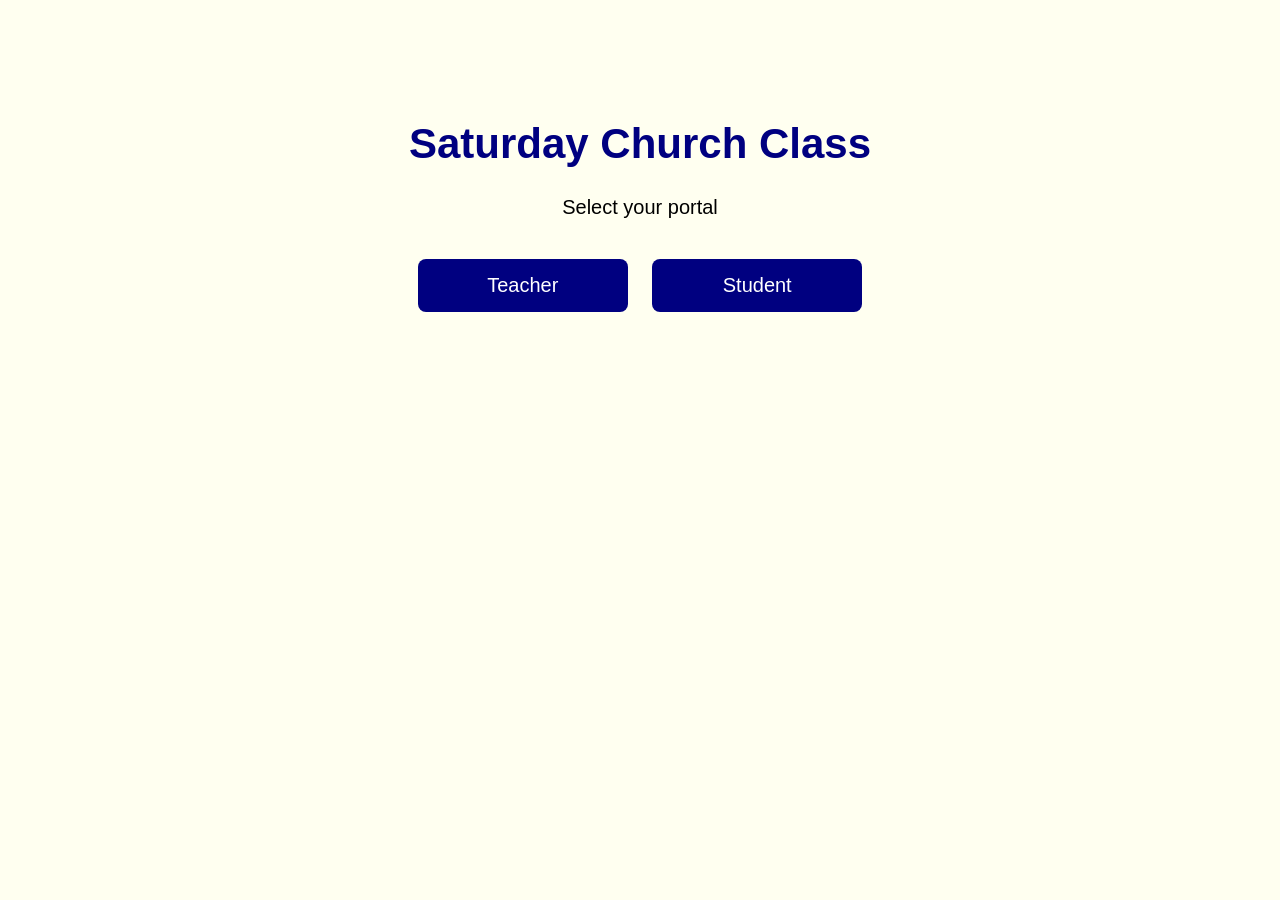
<file: index.html>
<!DOCTYPE html>
<html lang="en">
<head>
    <meta charset="UTF-8">
    <meta name="viewport" content="width=device-width, initial-scale=1.0">
    <title>Saturday Church Class</title>
    <link rel="stylesheet" href="main_1.css">
</head>
<body>

    <div class="container">
        <h1>Saturday Church Class</h1>
        <p>Select your portal</p>

        <a href="teachlogin.html" class="btn">Teacher</a>
        <a href="student.html" class="btn">Student</a>
    </div>

</body>
</html>
</file>
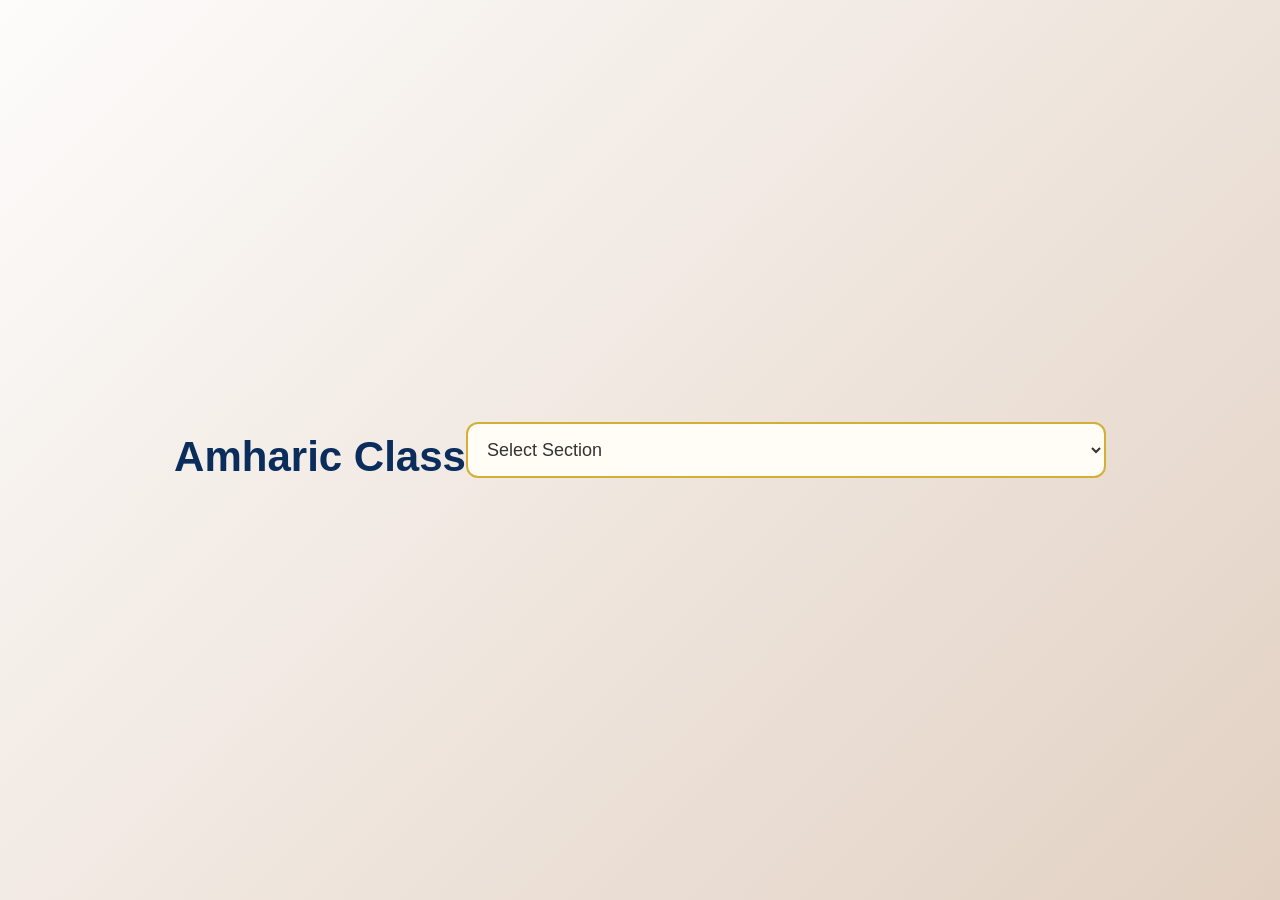
<file: amharic.html>
<!DOCTYPE html>
<html>
<head>
    <meta charset="utf-8">
<meta name="viewport" content="width=device-width, initial-scale=1">
<link rel="stylesheet" href="main.css">
    <title>Amharic Class</title>
</head>
<body>

    <h1>Amharic Class</h1>
    <select onchange="window.location.href=this.value;">
    <option value="" selected hidden>Select Section</option>
    <option value="class_1.html">Class 1</option>
    <option value="class_2.html">Class 2</option>
    <option value="class_3.html">Class 3</option>
</select>

</body>
</html>
</file>
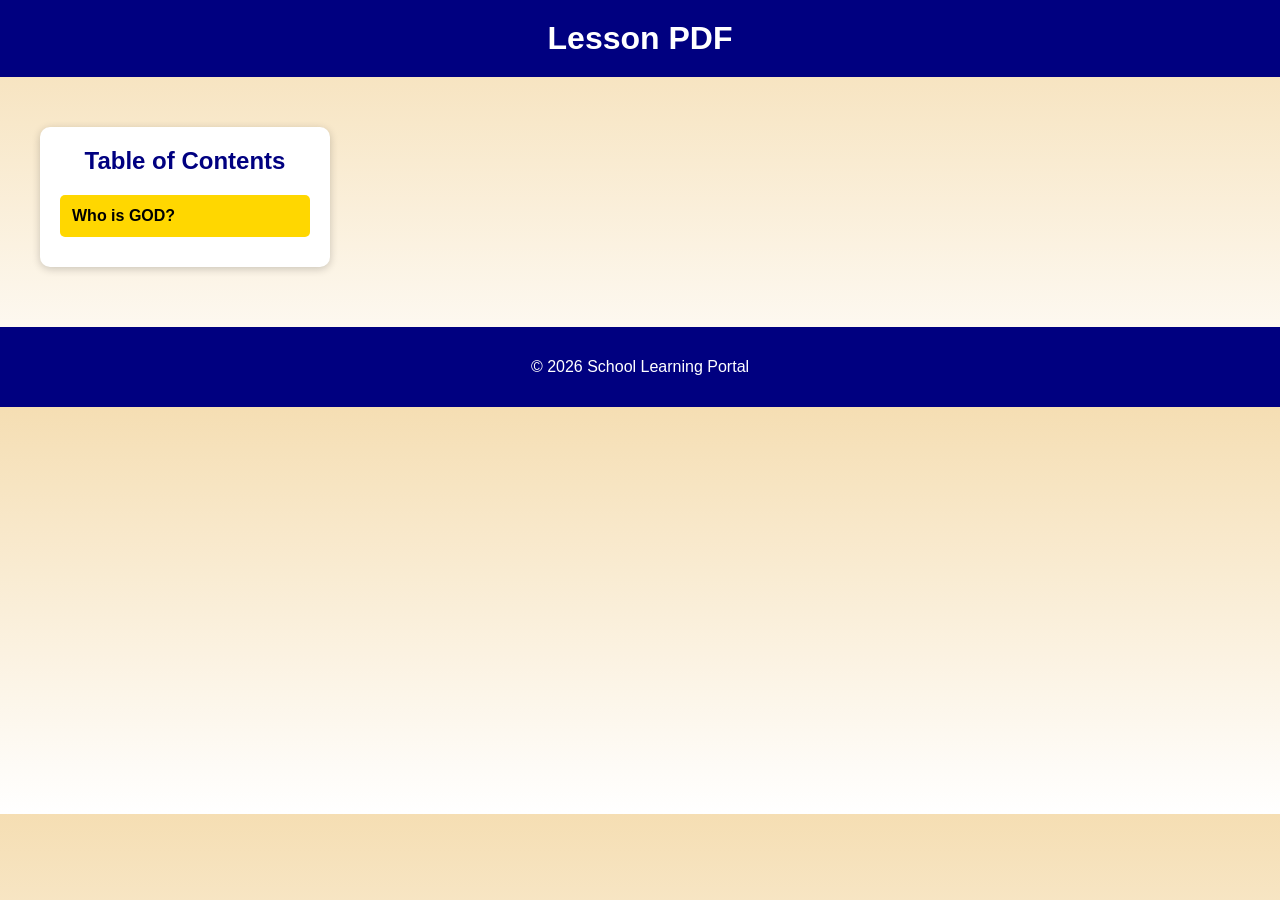
<file: class_1.html>
<!DOCTYPE html>
<html lang="en">
<head>
    <meta charset="UTF-8">
    <meta name="viewport" content="width=device-width, initial-scale=1.0">
    <title>Lesson PDF</title>
    <link rel="stylesheet" href="clss.css">
</head>

<body>

<header>
    <h1>Lesson PDF</h1>
</header>

<div class="container">

    <!-- Table of Contents -->
    <div class="sidebar">
        <h2>Table of Contents</h2>

        <a href="Alphabet.pdf#page=1" target="_blank">Who is GOD?</a>

    </div>

</div>

<footer>
    <p>&copy; 2026 School Learning Portal</p>
</footer>

</body>
</html>
</file>
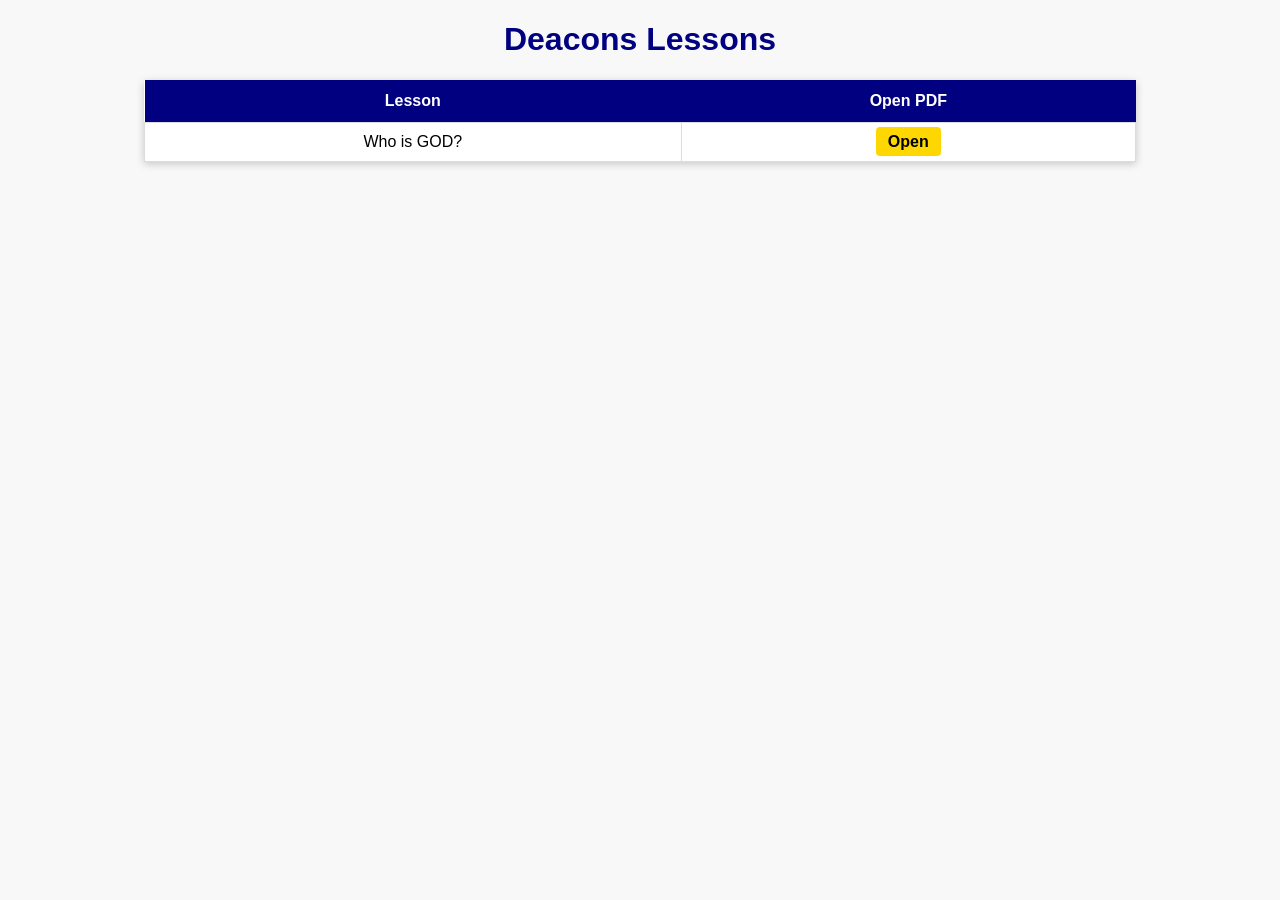
<file: deacpg_1.html>
<!DOCTYPE html>
<html lang="en">
<head>
<meta charset="UTF-8">
<meta name="viewport" content="width=device-width, initial-scale=1.0">
<title>Deacons PDFs</title>

<style>
body{
    font-family: Arial, sans-serif;
    background-color: #f8f8f8;
    margin: 20px;
}

h1{
    text-align: center;
    color: navy;
}

table{
    width: 80%;
    margin: auto;
    border-collapse: collapse;
    background-color: white;
    box-shadow: 0 2px 8px rgba(0,0,0,0.2);
}

th{
    background-color: navy;
    color: white;
    padding: 12px;
}

td{
    border: 1px solid #ddd;
    padding: 10px;
    text-align: center;
}

tr:nth-child(even){
    background-color: #f2f2f2;
}

tr:hover{
    background-color: #e6e6e6;
}

a{
    text-decoration: none;
    background-color: gold;
    color: black;
    padding: 6px 12px;
    border-radius: 4px;
    font-weight: bold;
}

a:hover{
    background-color: orange;
}
</style>

</head>
<body>

<h1>Deacons Lessons</h1>

<table>
    <thead>
        <tr>
            <th>Lesson</th>
            <th>Open PDF</th>
        </tr>
    </thead>
    <tbody>
        <tr>
            <td>Who is GOD?</td>
            <td><a href="Saturday Cls.pdf" target="_blank">Open</a></td>
        </tr>
    </tbody>
</table>

</body>
</html>
</file>
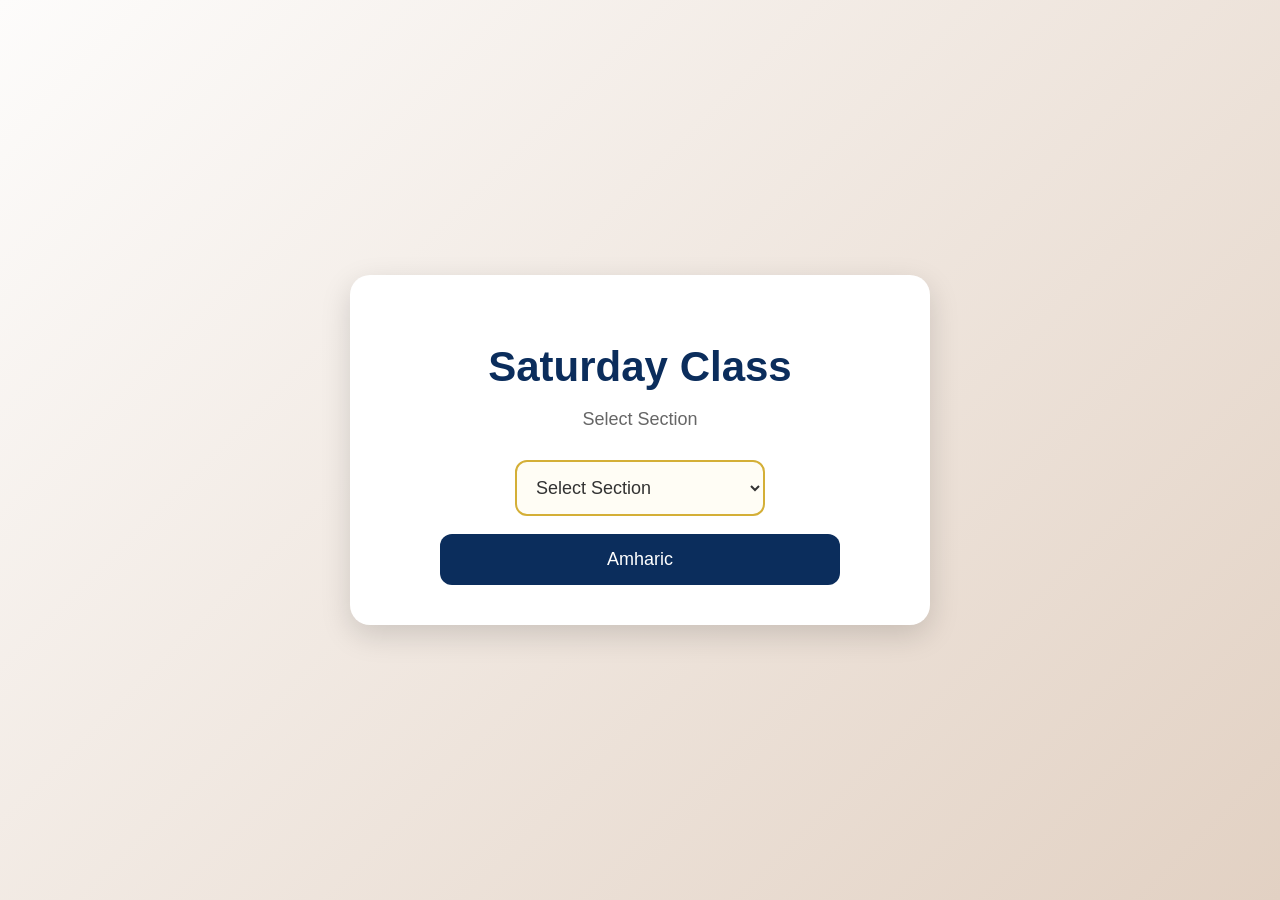
<file: ind.html>
<!DOCTYPE html>
<html lang="en">
<head>
<meta charset="UTF-8">
<meta name="viewport" content="width=device-width, initial-scale=1.0">
<link rel="stylesheet" href="main.css">
<title>Saturday Church Class</title>
</head>
<body>

<div class="container">

    <h1>Saturday Class</h1>

    <p class="subtitle">Select Section</p>

    <select onchange="window.location.href=this.value;">
        <option value="" selected hidden>Select Section</option>
        <option value="mezemran.html">Mezemran</option>
        <option value="deacons.html">Deacons</option>
    </select>

    <br><br>

    <button class="btn" onclick="window.location.href='amharic.html'">
    Amharic
</button>

</div>

</body>
</html>
</file>
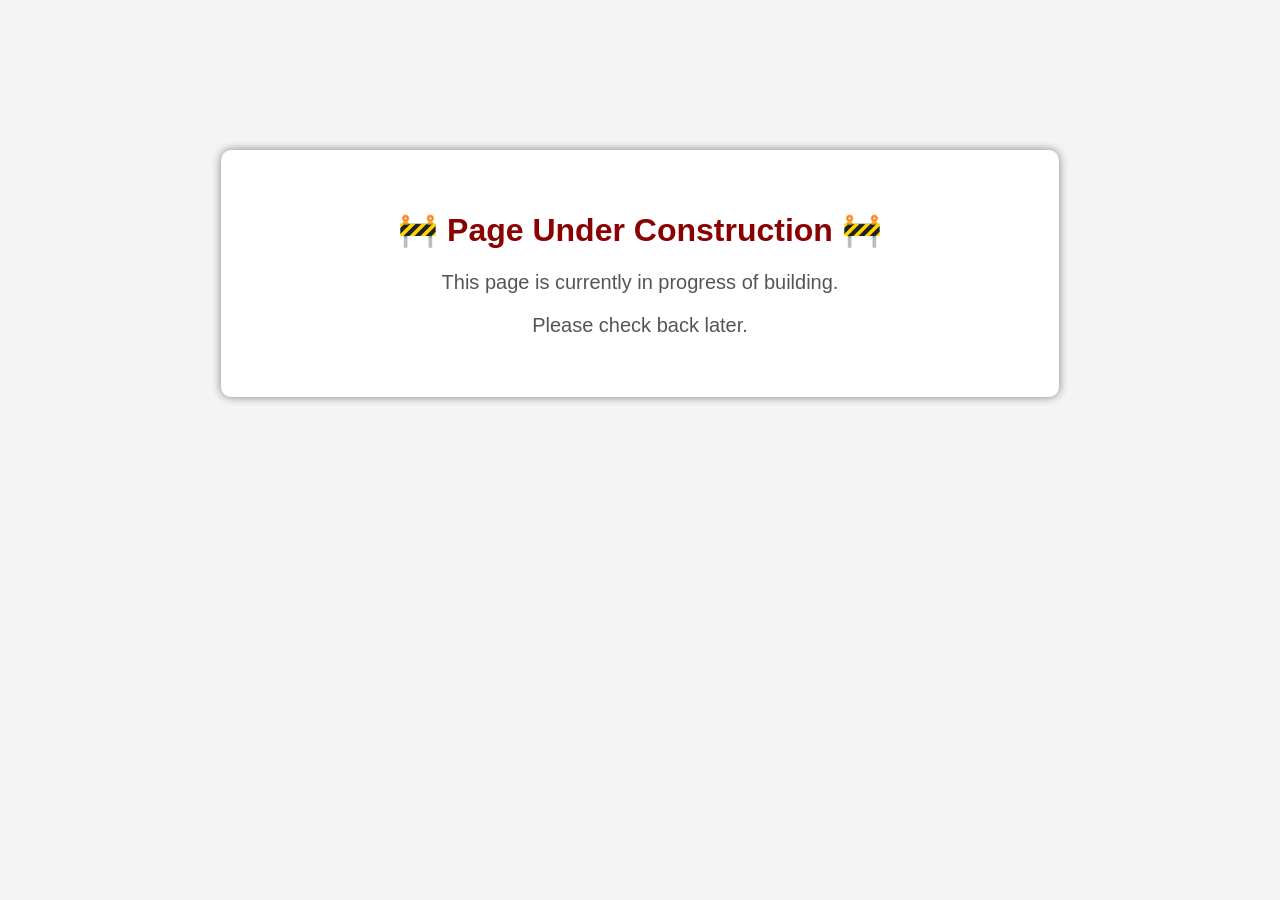
<file: resource.html>
<!DOCTYPE html>
<html lang="en">
<head>
    <meta charset="UTF-8">
    <title>Under Construction</title>
    <style>
        body {
            font-family: Arial, sans-serif;
            background-color: #f4f4f4;
            text-align: center;
            margin-top: 150px;
        }

        .container {
            background: white;
            padding: 40px;
            width: 60%;
            margin: auto;
            border-radius: 10px;
            box-shadow: 0 0 10px gray;
        }

        h1 {
            color: darkred;
        }

        p {
            font-size: 20px;
            color: #555;
        }
    </style>
</head>
<body>

    <div class="container">
        <h1>🚧 Page Under Construction 🚧</h1>
        <p>This page is currently in progress of building.</p>
        <p>Please check back later.</p>
    </div>

</body>
</html>
</file>
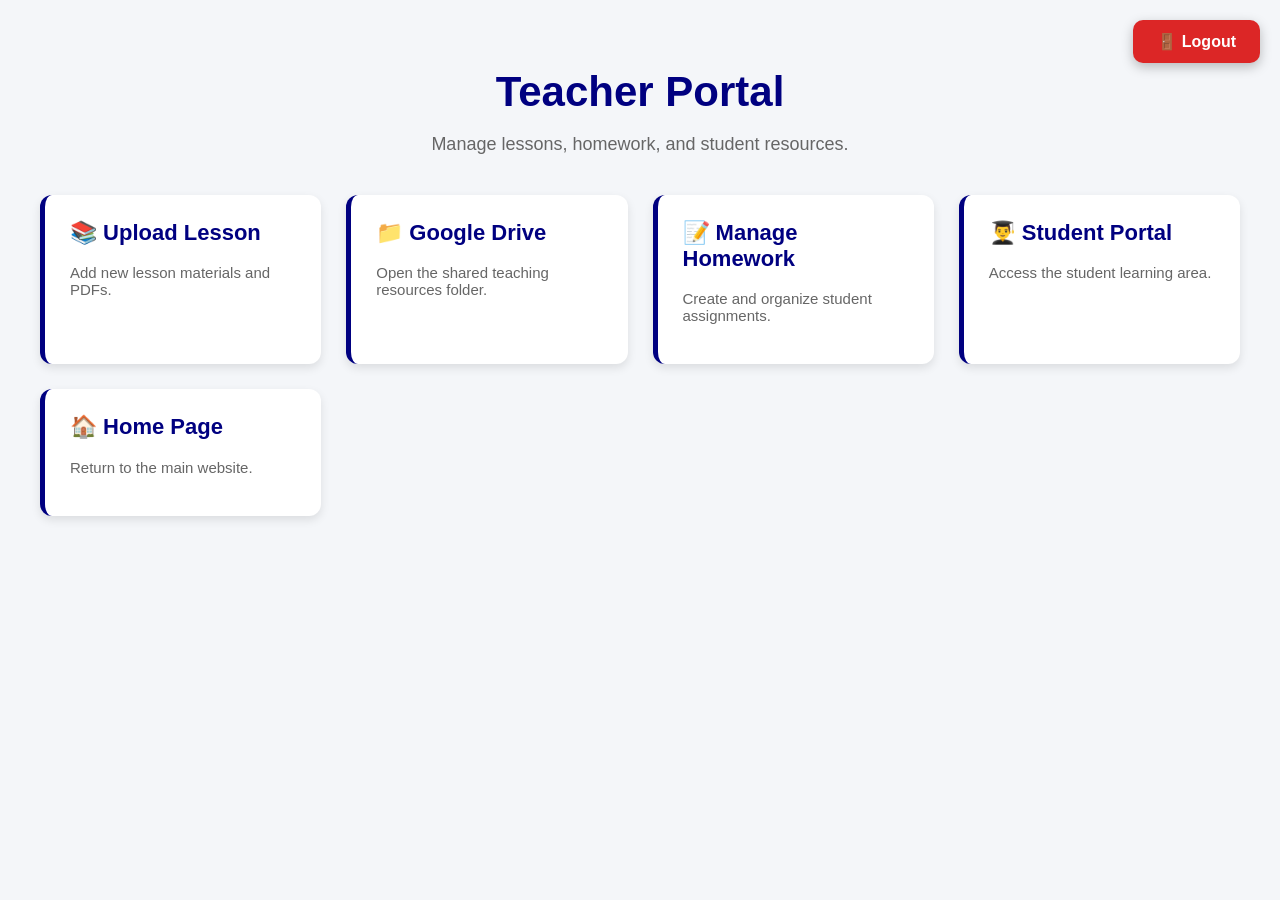
<file: teacher.html>
<!DOCTYPE html>
<html lang="en">
<head>
<meta charset="UTF-8">
<meta name="viewport" content="width=device-width, initial-scale=1.0">
<title>Teacher Portal</title>
<link rel="stylesheet" href="teacher.css">
</head>
<body>
<button class="logout-btn" onclick="logout()">
    🚪 Logout
</button>
<div class="container">

    <header>
        <h1>Teacher Portal</h1>
        <p>Manage lessons, homework, and student resources.</p>
    </header>

    <div class="dashboard">

        <a href="#" class="card">
            <h2>📚 Upload Lesson</h2>
            <p>Add new lesson materials and PDFs.</p>
        </a>

        <a href="https://drive.google.com/drive/folders/1OSciSxAEM56BKAZufORCDVsMRQAwJCci?usp=drive_link" class="card">
            <h2>📁 Google Drive</h2>
            <p>Open the shared teaching resources folder.</p>
        </a>

        <a href="#" class="card">
            <h2>📝 Manage Homework</h2>
            <p>Create and organize student assignments.</p>
        </a>

        <a href="student.html" class="card">
            <h2>👨‍🎓 Student Portal</h2>
            <p>Access the student learning area.</p>
        </a>

        <a href="index.html" class="card">
            <h2>🏠 Home Page</h2>
            <p>Return to the main website.</p>
        </a>


    </div>

</div>

<script>
function logout() {
    window.location.href = "teacher-login.html";
}
</script>

</body>
</html>
</file>
<file: main_1.css>
body{
    margin:0;
    font-family:Arial, sans-serif;
    background-color:#FFFFF0;
    text-align:center;
}

.container{
    margin-top:120px;
}

h1{
    color:navy;
    font-size:42px;
}

p{
    font-size:20px;
    margin-bottom:30px;
}

.btn{
    display:inline-block;
    width:180px;
    padding:15px;
    margin:10px;
    background-color:navy;
    color:white;
    text-decoration:none;
    border-radius:8px;
    font-size:20px;
}

.btn:hover{
    background-color:darkblue;
}
</file>
<file: main.css>
body{
    margin: 0;
    min-height: 100vh;
    font-family: "Segoe UI", Arial, sans-serif;

    background: linear-gradient(135deg, #fdfcfb, #e2d1c3);

    display: flex;
    justify-content: center;
    align-items: center;
}

.container{
    background: white;
    width: 90%;
    max-width: 500px;
    padding: 40px;
    border-radius: 20px;

    box-shadow: 0 10px 30px rgba(0,0,0,0.15);

    text-align: center;
}

h1{
    color: #0b2d5c;
    font-size: 42px;
    margin-bottom: 15px;
}

.subtitle{
    color: #666;
    font-size: 18px;
    margin-bottom: 30px;
}

select{
    width: 50%;
    padding: 15px;

    font-size: 18px;
    border: 2px solid #d4af37;
    border-radius: 12px;

    background: #fffdf5;
    color: #333;

    cursor: pointer;
    transition: all 0.3s ease;
}

select:hover{
    border-color: #0b2d5c;
    transform: translateY(-2px);
}

select:focus{
    outline: none;
    border-color: #0b2d5c;
    box-shadow: 0 0 12px rgba(11,45,92,0.3);
}
.btn{
    width: 80%;
    padding: 15px;
    font-size: 18px;
    background-color: #0b2d5c;
    color: white;
    border: none;
    border-radius: 12px;
    cursor: pointer;
    transition: all 0.3s ease;
}

.btn:hover{
    background-color: #15407d;
    transform: translateY(-2px);
}
input{
    width: 80%;
    padding: 15px;
    font-size: 18px;
    border: 2px solid #d4af37;
    border-radius: 12px;
    background: #fffdf5;
    color: #333;
    box-sizing: border-box;
}

#message{
    margin-top: 15px;
    color: red;
}
.footer{
    margin-top: 25px;
    color: #777;
    font-size: 14px;
}
</file>
<file: clss.css>
body{
    font-family: Arial, sans-serif;
    background: linear-gradient(to bottom, #f5deb3, #ffffff);
    margin: 0;
}

header{
    background-color: navy;
    color: white;
    padding: 20px;
    text-align: center;
}

h1{
    margin: 0;
}

.container{
    display: flex;
    max-width: 1200px;
    margin: 30px auto;
    gap: 20px;
    padding: 20px;
}

.sidebar{
    width: 250px;
    background-color: white;
    border-radius: 10px;
    padding: 20px;
    box-shadow: 0 2px 8px rgba(0,0,0,0.2);
}

.sidebar h2{
    margin-top: 0;
    color: navy;
    text-align: center;
}

.sidebar a{
    display: block;
    text-decoration: none;
    color: black;
    background-color: gold;
    padding: 12px;
    margin: 10px 0;
    border-radius: 5px;
    font-weight: bold;
    transition: 0.3s;
}

.sidebar a:hover{
    background-color: orange;
}

.viewer{
    flex: 1;
    background-color: white;
    border-radius: 10px;
    padding: 15px;
    box-shadow: 0 2px 8px rgba(0,0,0,0.2);
}

.viewer iframe{
    width: 100%;
    height: 700px;
    border: none;
    border-radius: 5px;
}

footer{
    margin-top: 40px;
    padding: 15px;
    background-color: navy;
    color: white;
    text-align: center;
}

.pdf-container {
    width: 100%;
    max-width: 100%;
    margin: 20px auto;
    padding: 10px;
    box-sizing: border-box;
    border: 2px solid #444;
    border-radius: 12px;
    background: #f5f5f5;
}

.pdf-container iframe {
    width: 100%;
    height: 80vh;
    border: none;
}

@media (max-width: 768px){

    .container{
        flex-direction: column;
        padding: 10px;
    }

    .sidebar{
        width: 100%;
    }

    .pdf-container{
        width: 100%;
        padding: 5px;
    }

    .pdf-container iframe{
        height: 70vh;
    }
}

    .viewer iframe{
        height: 500px;
    }
}
</file>
<file: teacher.css>
body {
    margin: 0;
    font-family: Arial, sans-serif;
    background: #f4f6f9;
}

.container {
    max-width: 1200px;
    margin: auto;
    padding: 40px 20px;
}

header {
    text-align: center;
    margin-bottom: 40px;
}

header h1 {
    color: navy;
    font-size: 42px;
    margin-bottom: 10px;
}

header p {
    color: #666;
    font-size: 18px;
}

.dashboard {
    display: grid;
    grid-template-columns: repeat(auto-fit, minmax(250px, 1fr));
    gap: 25px;
}

.card {
    background: white;
    padding: 25px;
    border-radius: 12px;
    text-decoration: none;
    color: #333;
    box-shadow: 0 4px 10px rgba(0,0,0,0.1);
    transition: 0.3s;
    border-left: 5px solid navy;
    text-align: left;
}

.card:hover {
    transform: translateY(-5px);
    box-shadow: 0 8px 20px rgba(0,0,0,0.15);
}

.card h2 {
    margin-top: 0;
    color: navy;
    font-size: 22px;
}

.card p {
    color: #666;
    font-size: 15px;
}

.logout-btn{
    position: fixed;
    top: 20px;
    right: 20px;
    background: #dc2626;
    color: white;
    border: none;
    padding: 12px 24px;
    border-radius: 10px;
    font-size: 16px;
    font-weight: bold;
    cursor: pointer;
    box-shadow: 0 4px 12px rgba(0,0,0,0.25);
    transition: 0.3s;
    z-index: 1000;
}

.logout-btn:hover{
    background: #b91c1c;
    transform: translateY(-2px);
}
</file>
